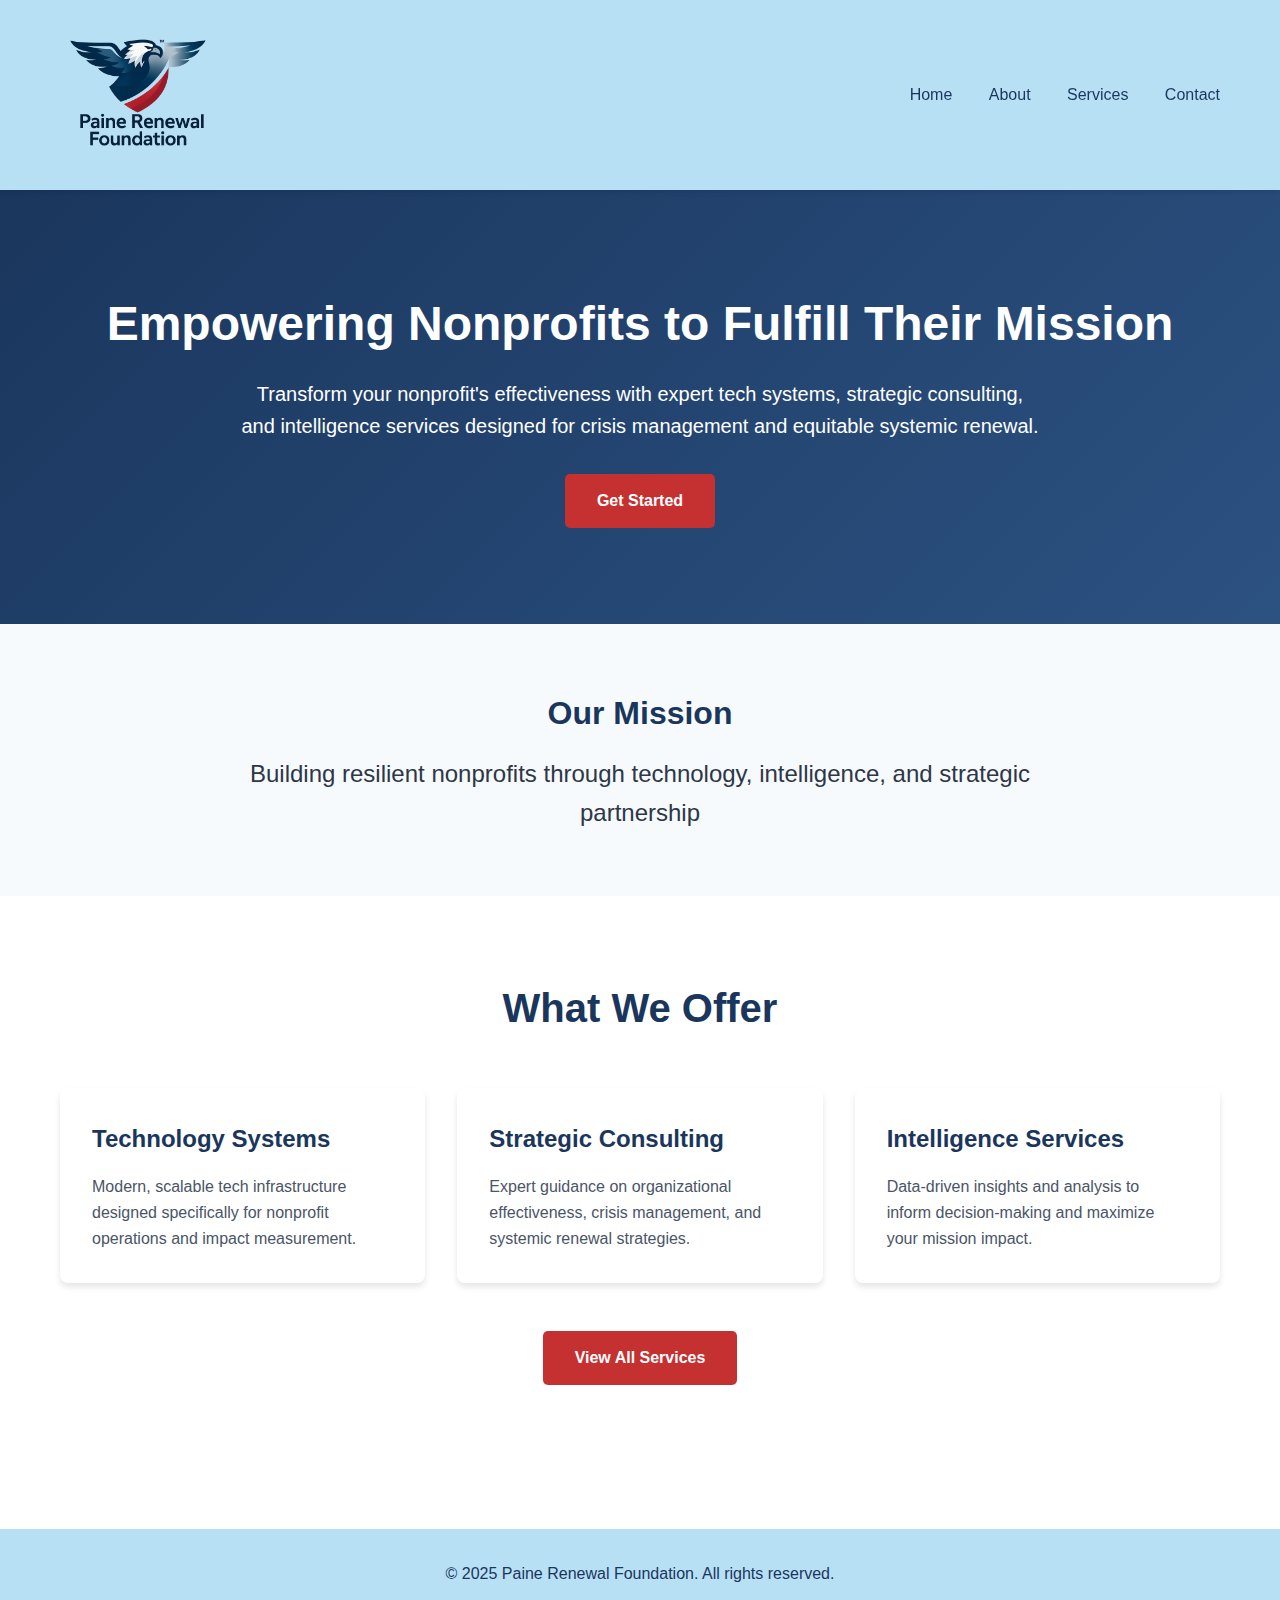
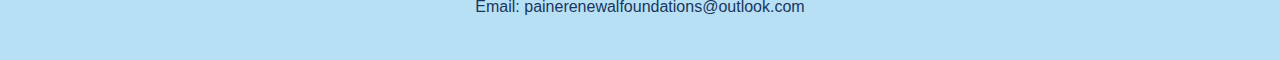
<file: index.html>
<!DOCTYPE html>
<html lang="en">
<head>
    <meta charset="UTF-8">
    <meta name="viewport" content="width=device-width, initial-scale=1.0">
    <title>Paine Renewal Foundation - Empowering Nonprofits</title>
    <link rel="stylesheet" href="style.css">
</head>
<body>
    <!-- Header/Navigation -->
    <header>
        <div class="container">
            <div class="logo">
                <img src="images/logo.png" alt="Paine Renewal Foundation">
            </div>
            <nav>
                <a href="index.html">Home</a>
                <a href="about.html">About</a>
                <a href="services.html">Services</a>
                <a href="contact.html">Contact</a>
            </nav>
        </div>
    </header>

    <!-- Hero Section -->
    <section class="hero">
        <div class="container">
            <h1>Empowering Nonprofits to Fulfill Their Mission</h1>
            <p>Transform your nonprofit's effectiveness with expert tech systems, strategic consulting, and intelligence services designed for crisis management and equitable systemic renewal.</p>
            <a href="contact.html" class="btn">Get Started</a>
        </div>
    </section>

    <!-- Mission Section -->
    <section class="mission">
        <div class="container">
            <h2>Our Mission</h2>
            <p class="mission-statement">Building resilient nonprofits through technology, intelligence, and strategic partnership</p>
        </div>
    </section>

    <!-- Services Preview -->
    <section class="services-preview">
        <div class="container">
            <h2>What We Offer</h2>
            <div class="services-grid">
                <div class="service-card">
                    <h3>Technology Systems</h3>
                    <p>Modern, scalable tech infrastructure designed specifically for nonprofit operations and impact measurement.</p>
                </div>
                <div class="service-card">
                    <h3>Strategic Consulting</h3>
                    <p>Expert guidance on organizational effectiveness, crisis management, and systemic renewal strategies.</p>
                </div>
                <div class="service-card">
                    <h3>Intelligence Services</h3>
                    <p>Data-driven insights and analysis to inform decision-making and maximize your mission impact.</p>
                </div>
            </div>
            <a href="services.html" class="btn">View All Services</a>
        </div>
    </section>

    <!-- Footer -->
    <footer>
        <div class="container">
            <p>&copy; 2025 Paine Renewal Foundation. All rights reserved.</p>
            <p>Email: <a href="mailto:painerenewalfoundations@outlook.com">painerenewalfoundations@outlook.com</a></p>
        </div>
    </footer>
</body>
</html>
</file>
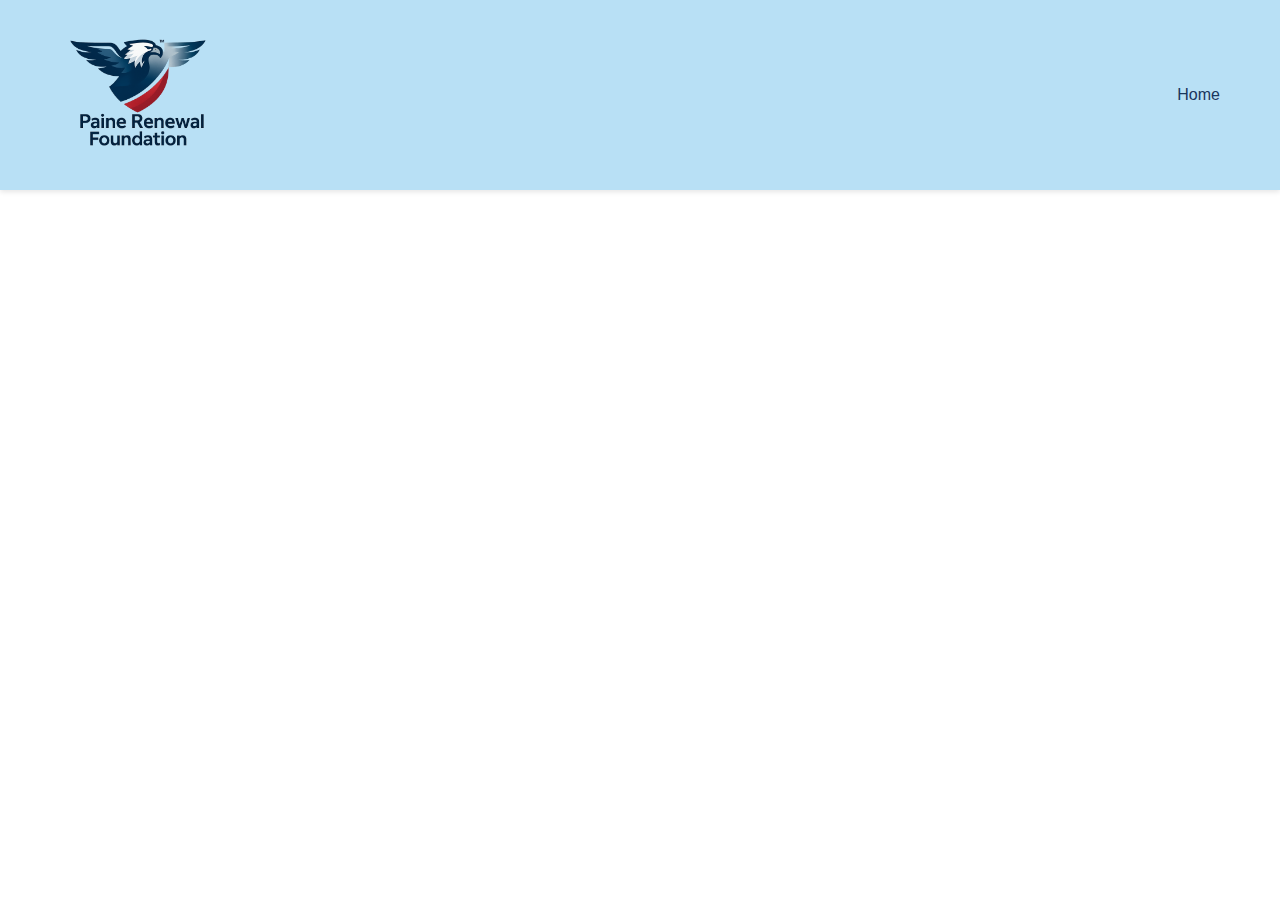
<file: about.html>
<!DOCTYPE html>
<html lang="en">
<head>
    <meta charset="UTF-8">
    <meta name="viewport" content="width=device-width, initial-scale=1.0">
    <title>About Us - Paine Renewal Foundation</title>
    <link rel="stylesheet" href="style.css">
</head>
<body>
    <!-- Header/Navigation -->
    <header>
        <div class="container">
            <div class="logo">
                <img src="images/logo.png" alt="Paine Renewal Foundation">
            </div>
            <nav>
                <a href="index.html">Home
</file>
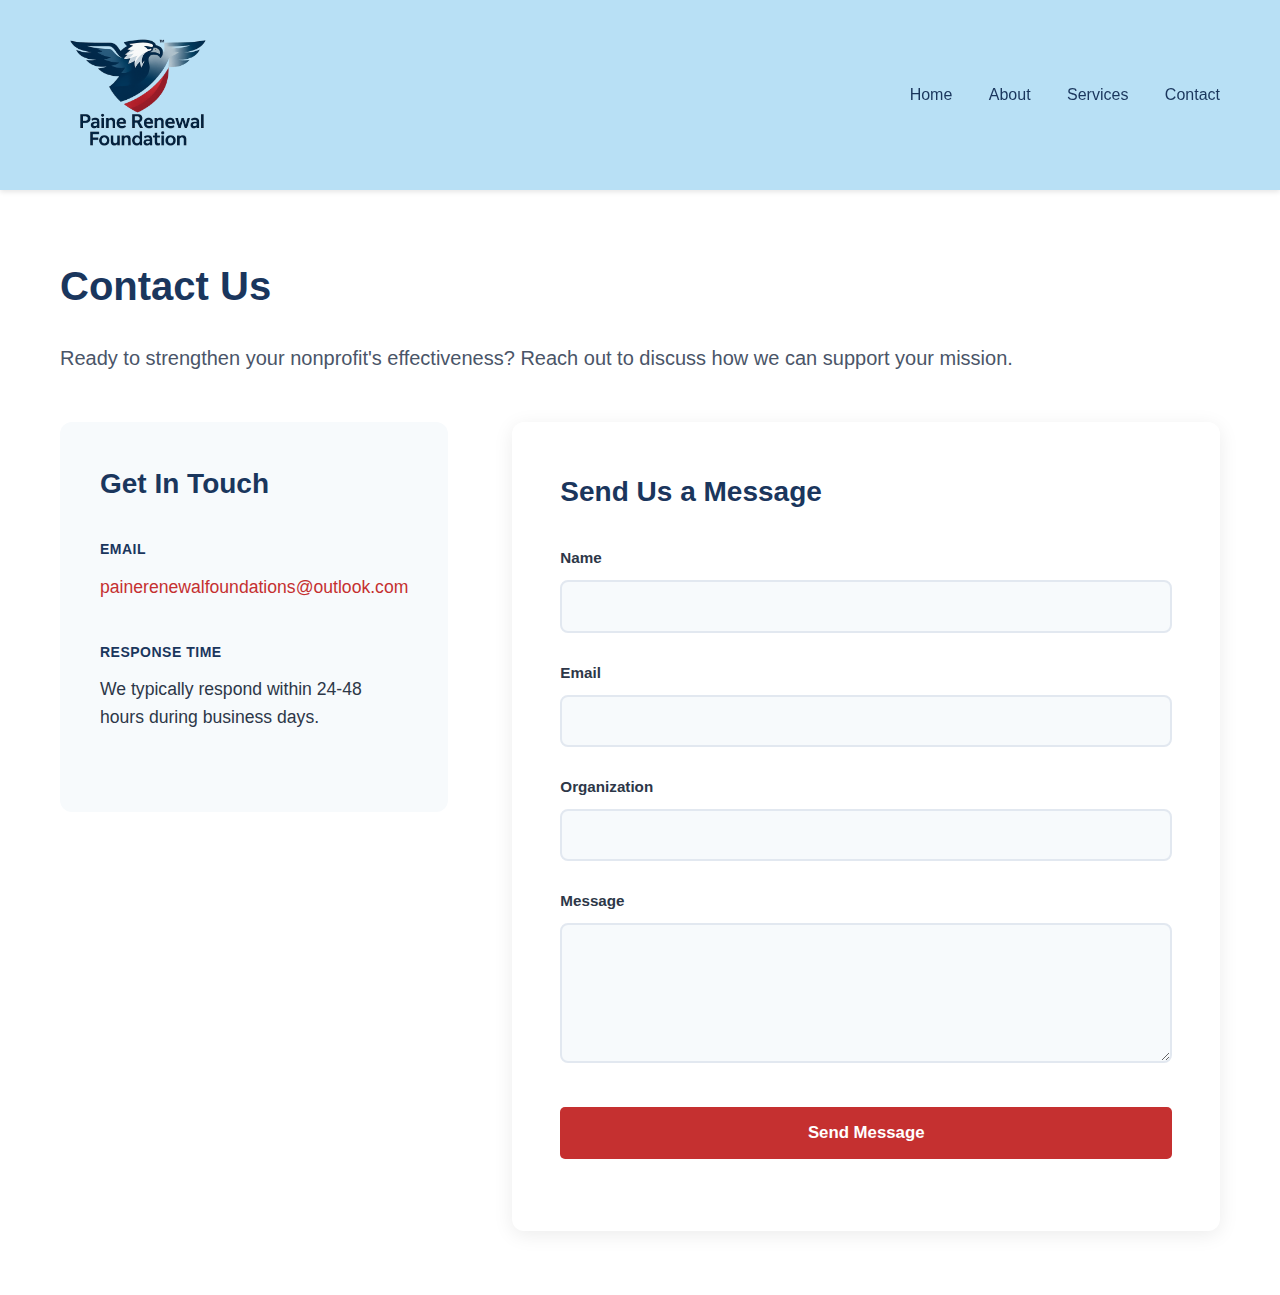
<file: contact.html>
<!DOCTYPE html>
<html lang="en">
<head>
    <meta charset="UTF-8">
    <meta name="viewport" content="width=device-width, initial-scale=1.0">
    <title>Contact Us - Paine Renewal Foundation</title>
    <link rel="stylesheet" href="style.css">
</head>
<body>
    <!-- Header/Navigation -->
    <header>
        <div class="container">
            <div class="logo">
                <img src="images/logo.png" alt="Paine Renewal Foundation">
            </div>
            <nav>
                <a href="index.html">Home</a>
                <a href="about.html">About</a>
                <a href="services.html">Services</a>
                <a href="contact.html">Contact</a>
            </nav>
        </div>
    </header>

    <!-- Contact Section -->
    <section class="page-content">
        <div class="container">
            <h1>Contact Us</h1>
            <p class="intro">Ready to strengthen your nonprofit's effectiveness? Reach out to discuss how we can support your mission.</p>

            <div class="contact-content">
                <div class="contact-info">
                    <h2>Get In Touch</h2>
                    <div class="contact-item">
                        <h3>Email</h3>
                        <p><a href="mailto:painerenewalfoundations@outlook.com">painerenewalfoundations@outlook.com</a></p>
                    </div>
                    
                    <div class="contact-item">
                        <h3>Response Time</h3>
                        <p>We typically respond within 24-48 hours during business days.</p>
                    </div>
                </div>

                <div class="contact-form">
                    <h2>Send Us a Message</h2>
                    <form action="https://formspree.io/f/YOUR_FORM_ID" method="POST">
                        <div class="form-group">
                            <label for="name">Name</label>
                            <input type="text" id="name" name="name" required>
                        </div>
                        
                        <div class="form-group">
                            <label for="email">Email</label>
                            <input type="email" id="email" name="email" required>
                        </div>
                        
                        <div class="form-group">
                            <label for="organization">Organization</label>
                            <input type="text" id="organization" name="organization">
                        </div>
                        
                        <div class="form-group">
                            <label for="message">Message</label>
                            <textarea id="message" name="message" rows="5" required></textarea>
                        </div>
                        
                        <button type="submit" class="btn">Send Message</button>
                    </form>
                    <p class="form-note">
</file>
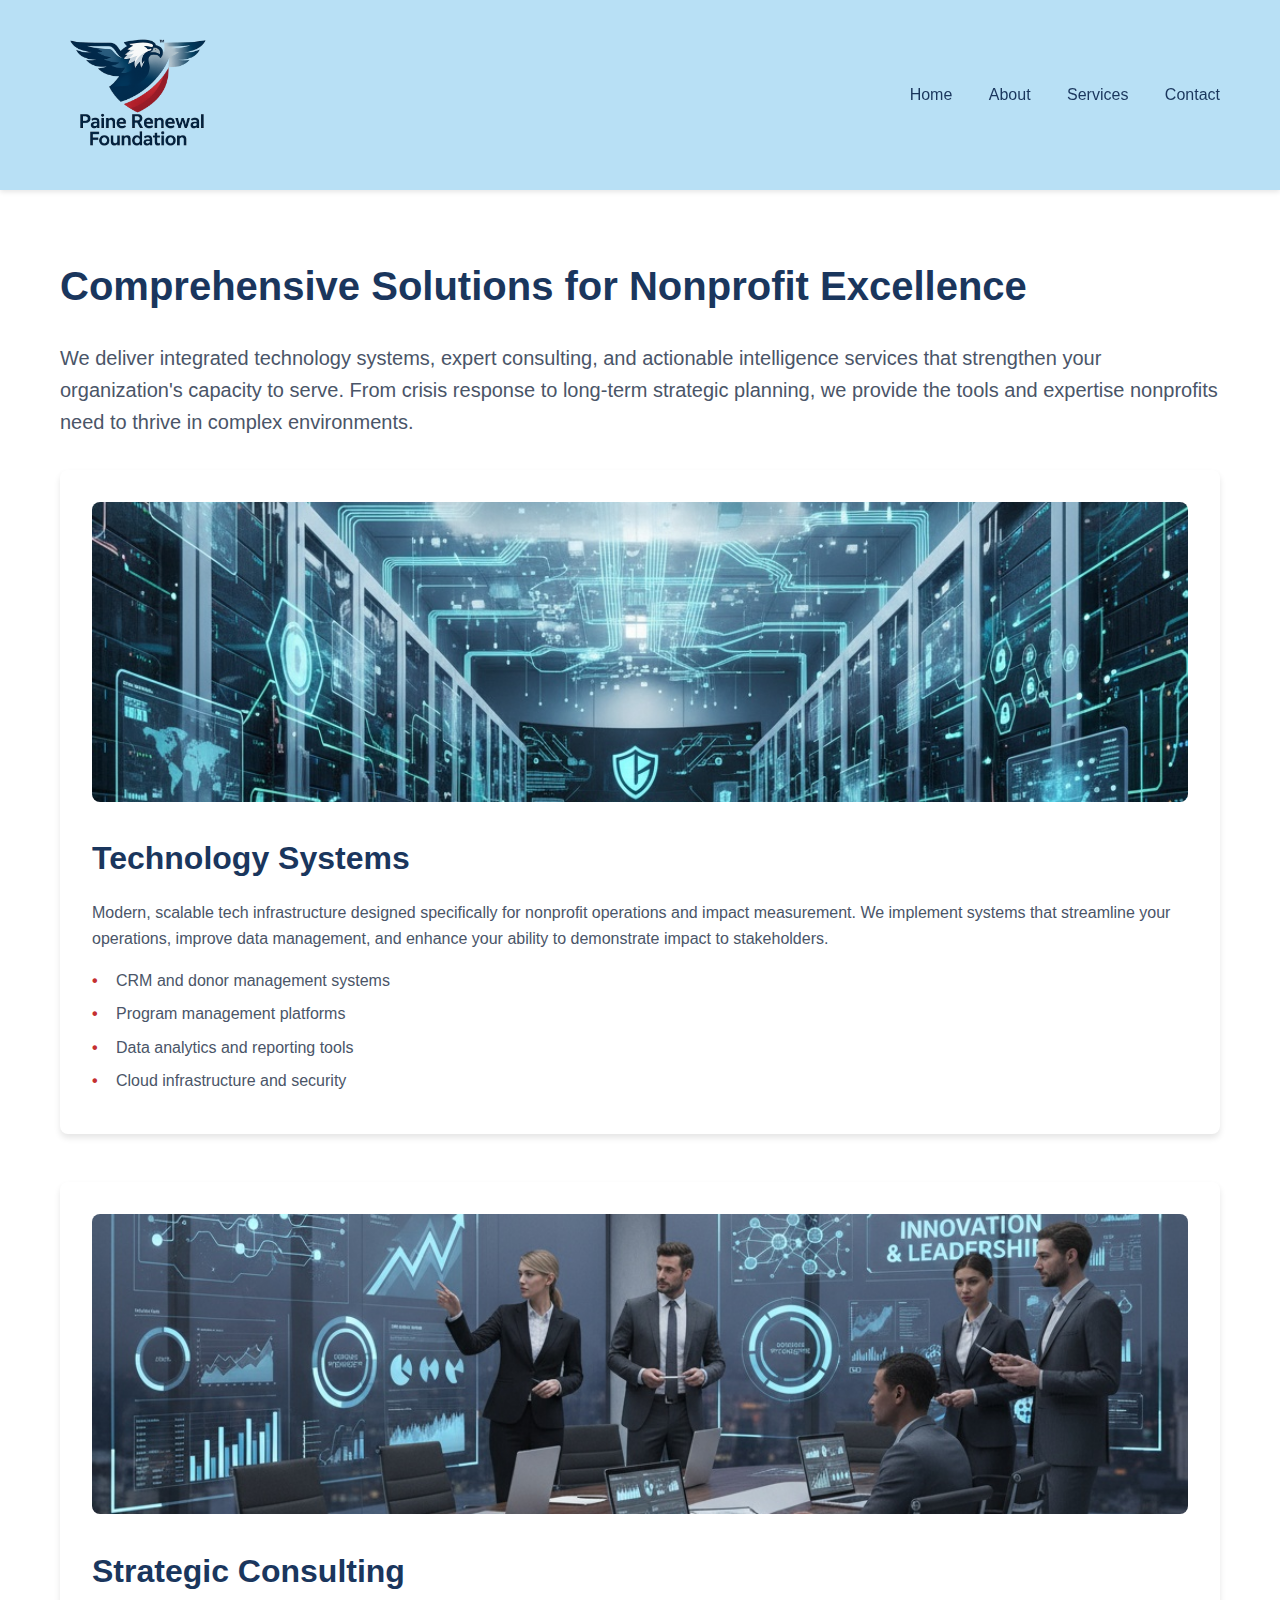
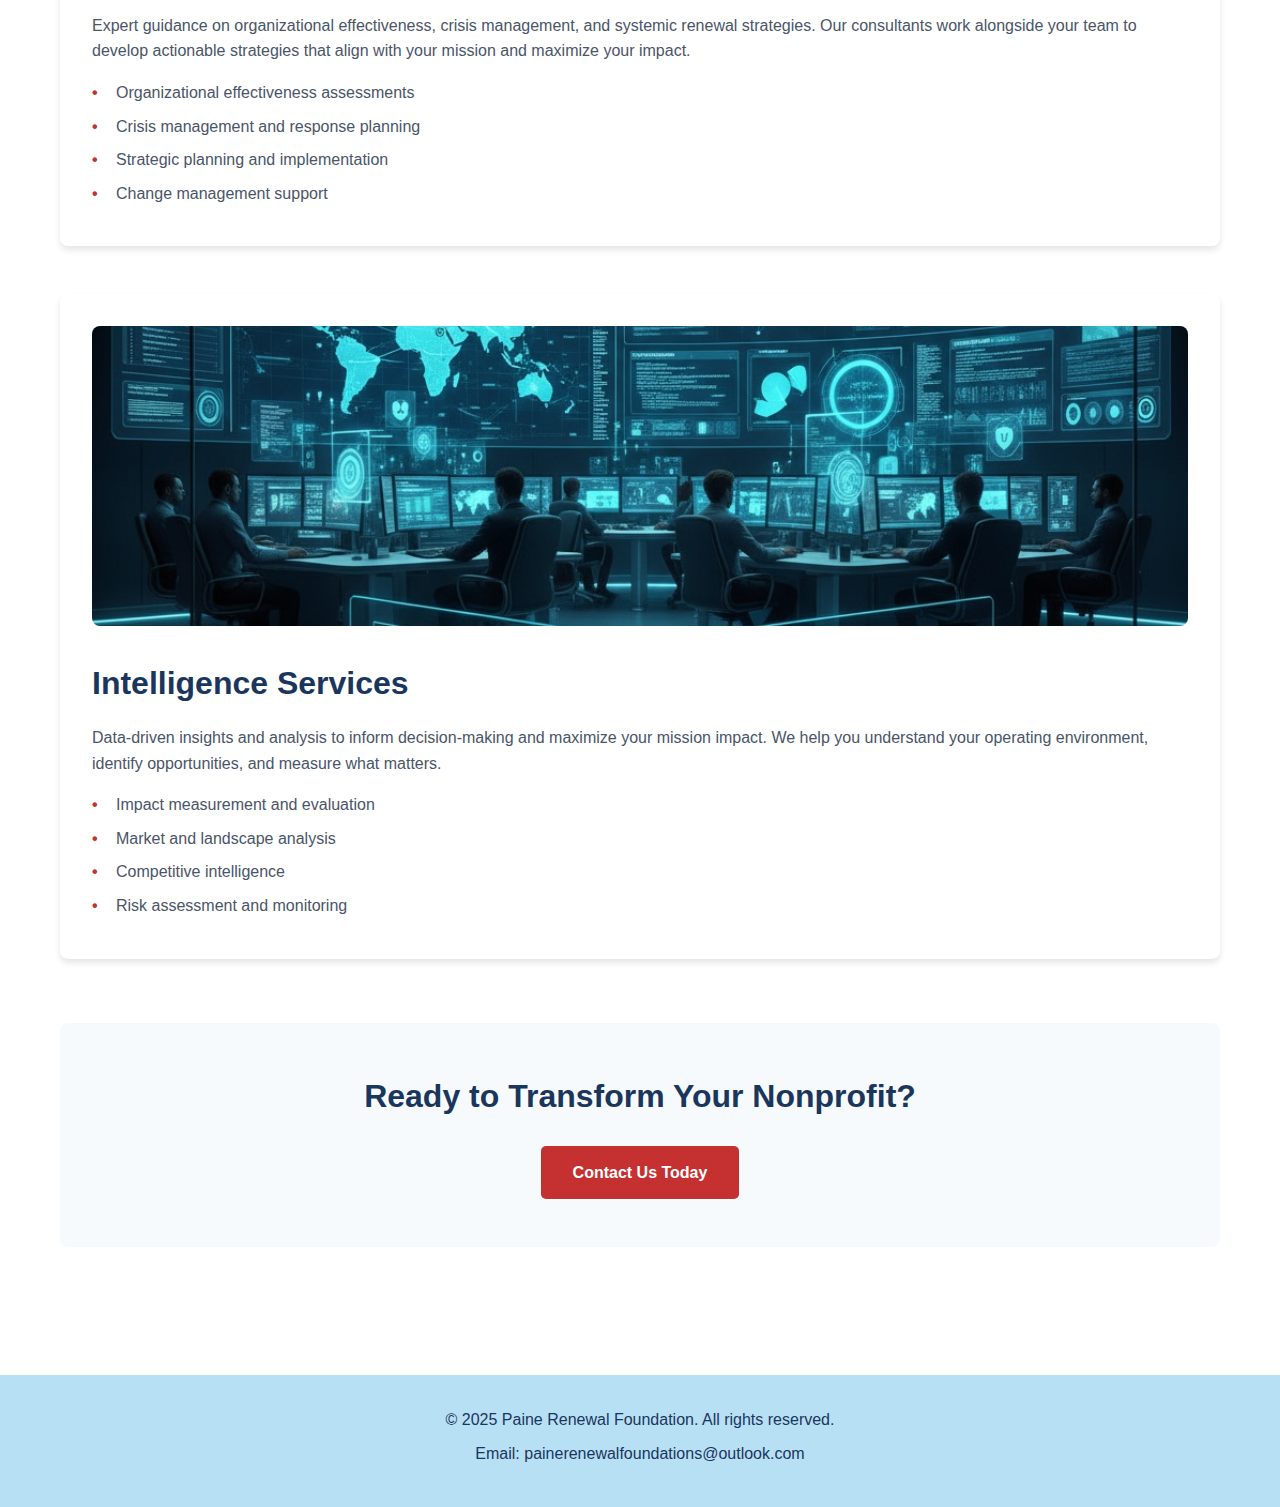
<file: services.html>
<!DOCTYPE html>
<html lang="en">
<head>
    <meta charset="UTF-8">
    <meta name="viewport" content="width=device-width, initial-scale=1.0">
    <title>Services - Paine Renewal Foundation</title>
    <link rel="stylesheet" href="style.css">
</head>
<body>
    <!-- Header/Navigation -->
    <header>
        <div class="container">
            <div class="logo">
                <img src="images/logo.png" alt="Paine Renewal Foundation">
            </div>
            <nav>
                <a href="index.html">Home</a>
                <a href="about.html">About</a>
                <a href="services.html">Services</a>
                <a href="contact.html">Contact</a>
            </nav>
        </div>
    </header>

    <!-- Services Section -->
    <section class="page-content">
        <div class="container">
            <h1>Comprehensive Solutions for Nonprofit Excellence</h1>
            <p class="intro">We deliver integrated technology systems, expert consulting, and actionable intelligence services that strengthen your organization's capacity to serve. From crisis response to long-term strategic planning, we provide the tools and expertise nonprofits need to thrive in complex environments.</p>

            <div class="services-detail">
                <div class="service-detail-card">
                    <img src="images/tech.png" alt="Technology Systems">
                    <h2>Technology Systems</h2>
                    <p>Modern, scalable tech infrastructure designed specifically for nonprofit operations and impact measurement. We implement systems that streamline your operations, improve data management, and enhance your ability to demonstrate impact to stakeholders.</p>
                    <ul>
                        <li>CRM and donor management systems</li>
                        <li>Program management platforms</li>
                        <li>Data analytics and reporting tools</li>
                        <li>Cloud infrastructure and security</li>
                    </ul>
                </div>

                <div class="service-detail-card">
                    <img src="images/consulting.png" alt="Strategic Consulting">
                    <h2>Strategic Consulting</h2>
                    <p>Expert guidance on organizational effectiveness, crisis management, and systemic renewal strategies. Our consultants work alongside your team to develop actionable strategies that align with your mission and maximize your impact.</p>
                    <ul>
                        <li>Organizational effectiveness assessments</li>
                        <li>Crisis management and response planning</li>
                        <li>Strategic planning and implementation</li>
                        <li>Change management support</li>
                    </ul>
                </div>

                <div class="service-detail-card">
                    <img src="images/intelligence.png" alt="Intelligence Services">
                    <h2>Intelligence Services</h2>
                    <p>Data-driven insights and analysis to inform decision-making and maximize your mission impact. We help you understand your operating environment, identify opportunities, and measure what matters.</p>
                    <ul>
                        <li>Impact measurement and evaluation</li>
                        <li>Market and landscape analysis</li>
                        <li>Competitive intelligence</li>
                        <li>Risk assessment and monitoring</li>
                    </ul>
                </div>
            </div>

            <div class="cta-section">
                <h2>Ready to Transform Your Nonprofit?</h2>
                <a href="contact.html" class="btn">Contact Us Today</a>
            </div>
        </div>
    </section>

    <!-- Footer -->
    <footer>
        <div class="container">
            <p>&copy; 2025 Paine Renewal Foundation. All rights reserved.</p>
            <p>Email: <a href="mailto:painerenewalfoundations@outlook.com">painerenewalfoundations@outlook.com</a></p>
        </div>
    </footer>
</body>
</html>
</file>
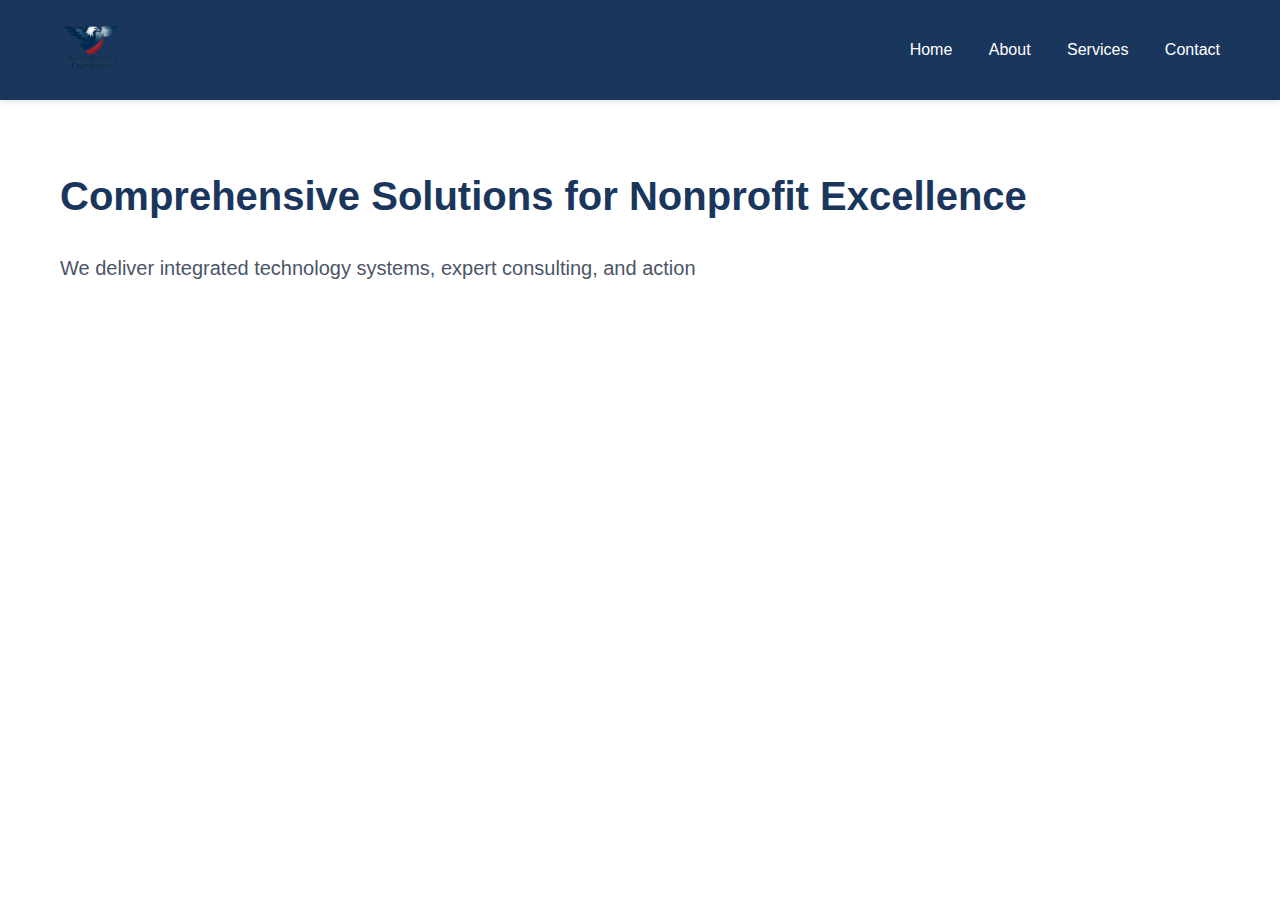
<file: paine-renewal-site/services.html>
<!DOCTYPE html>
<html lang="en">
<head>
    <meta charset="UTF-8">
    <meta name="viewport" content="width=device-width, initial-scale=1.0">
    <title>Services - Paine Renewal Foundation</title>
    <link rel="stylesheet" href="style.css">
</head>
<body>
    <!-- Header/Navigation -->
    <header>
        <div class="container">
            <div class="logo">
                <img src="images/logo.png" alt="Paine Renewal Foundation">
            </div>
            <nav>
                <a href="index.html">Home</a>
                <a href="about.html">About</a>
                <a href="services.html">Services</a>
                <a href="contact.html">Contact</a>
            </nav>
        </div>
    </header>

    <!-- Services Section -->
    <section class="page-content">
        <div class="container">
            <h1>Comprehensive Solutions for Nonprofit Excellence</h1>
            <p class="intro">We deliver integrated technology systems, expert consulting, and action
</file>
<file: style.css>
/* Reset and Base Styles */
* {
    margin: 0;
    padding: 0;
    box-sizing: border-box;
}

body {
    font-family: -apple-system, BlinkMacSystemFont, 'Segoe UI', Roboto, Oxygen, Ubuntu, Cantarell, sans-serif;
    line-height: 1.6;
    color: #333;
}

.container {
    max-width: 1200px;
    margin: 0 auto;
    padding: 0 20px;
}

/* Header */
header {
    background: #b8e0f5;
    color: #1a365d;
    padding: 1rem 0;
    position: sticky;
    top: 0;
    z-index: 100;
    box-shadow: 0 2px 5px rgba(0,0,0,0.1);
}

header .container {
    display: flex;
    justify-content: space-between;
    align-items: center;
}

.logo img {
    height: 150px;
    width: auto;
}

nav a {
    color:  #1a365d;
    text-decoration: none;
    margin-left: 2rem;
    font-weight: 500;
    transition: color 0.3s;
}

nav a:hover {
    color: #cbd5e0;
}

/* Hero Section */
.hero {
    background: linear-gradient(135deg, #1a365d 0%, #2c5282 100%);
    color: white;
    padding: 6rem 0;
    text-align: center;
}

.hero h1 {
    font-size: 3rem;
    margin-bottom: 1rem;
    font-weight: 700;
}

.hero p {
    font-size: 1.25rem;
    margin-bottom: 2rem;
    max-width: 800px;
    margin-left: auto;
    margin-right: auto;
}

/* Buttons */
.btn {
    display: inline-block;
    background: #c53030;
    color: white;
    padding: 0.875rem 2rem;
    text-decoration: none;
    border-radius: 5px;
    font-weight: 600;
    transition: background 0.3s;
    border: none;
    cursor: pointer;
    font-size: 1rem;
}

.btn:hover {
    background: #9b2c2c;
}

/* Mission Section */
.mission {
    padding: 4rem 0;
    background: #f7fafc;
    text-align: center;
}

.mission h2 {
    font-size: 2rem;
    margin-bottom: 1rem;
    color: #1a365d;
}

.mission-statement {
    font-size: 1.5rem;
    font-weight: 500;
    color: #2d3748;
    max-width: 900px;
    margin: 0 auto;
}

/* Services Preview */
.services-preview {
    padding: 5rem 0;
}

.services-preview h2 {
    text-align: center;
    font-size: 2.5rem;
    margin-bottom: 3rem;
    color: #1a365d;
}

.services-grid {
    display: grid;
    grid-template-columns: repeat(auto-fit, minmax(300px, 1fr));
    gap: 2rem;
    margin-bottom: 3rem;
}

.service-card {
    background: white;
    padding: 2rem;
    border-radius: 8px;
    box-shadow: 0 4px 6px rgba(0,0,0,0.1);
    transition: transform 0.3s, box-shadow 0.3s;
}

.service-card:hover {
    transform: translateY(-5px);
    box-shadow: 0 8px 12px rgba(0,0,0,0.15);
}

.service-card h3 {
    font-size: 1.5rem;
    margin-bottom: 1rem;
    color: #1a365d;
}

.service-card p {
    color: #4a5568;
}

.services-preview .btn {
    display: block;
    width: fit-content;
    margin: 0 auto;
}

/* Page Content (for About, Services, Contact pages) */
.page-content {
    padding: 4rem 0;
    min-height: 60vh;
}

.page-content h1 {
    font-size: 2.5rem;
    margin-bottom: 1.5rem;
    color: #1a365d;
}

.intro {
    font-size: 1.25rem;
    margin-bottom: 2rem;
    color: #4a5568;
}

/* About Page */
.about-content {
    display: grid;
    grid-template-columns: 1fr 1fr;
    gap: 3rem;
    margin-top: 2rem;
}

.about-image {
    width: 100%;
    height: auto;
    border-radius: 8px;
    box-shadow: 0 4px 6px rgba(0,0,0,0.1);
}

.about-text h2 {
    font-size: 2rem;
    margin-bottom: 1rem;
    color: #1a365d;
}

.about-text h3 {
    font-size: 1.5rem;
    margin-top: 2rem;
    margin-bottom: 1rem;
    color: #1a365d;
}

.about-text p {
    margin-bottom: 1rem;
    color: #4a5568;
}

.about-text ul {
    list-style: none;
    padding: 0;
}

.about-text ul li {
    margin-bottom: 1rem;
    padding-left: 1.5rem;
    position: relative;
    color: #4a5568;
}

.about-text ul li:before {
    content: "✓";
    position: absolute;
    left: 0;
    color: #c53030;
    font-weight: bold;
}

/* Services Detail Page */
.services-detail {
    display: flex;
    flex-direction: column;
    gap: 3rem;
    margin-top: 2rem;
}

.service-detail-card {
    background: white;
    padding: 2rem;
    border-radius: 8px;
    box-shadow: 0 4px 6px rgba(0,0,0,0.1);
}

.service-detail-card img {
    width: 100%;
    height: 300px;
    object-fit: cover;
    border-radius: 8px;
    margin-bottom: 1.5rem;
}

.service-detail-card h2 {
    font-size: 2rem;
    margin-bottom: 1rem;
    color: #1a365d;
}

.service-detail-card p {
    margin-bottom: 1rem;
    color: #4a5568;
}

.service-detail-card ul {
    list-style: none;
    padding: 0;
}

.service-detail-card ul li {
    margin-bottom: 0.5rem;
    padding-left: 1.5rem;
    position: relative;
    color: #4a5568;
}

.service-detail-card ul li:before {
    content: "•";
    position: absolute;
    left: 0;
    color: #c53030;
    font-weight: bold;
}

.cta-section {
    text-align: center;
    margin-top: 4rem;
    padding: 3rem;
    background: #f7fafc;
    border-radius: 8px;
}

.cta-section h2 {
    font-size: 2rem;
    margin-bottom: 1.5rem;
    color: #1a365d;
}

/* Contact Page - Modern Design */
.contact-content {
    display: grid;
    grid-template-columns: 1fr 2fr;
    gap: 4rem;
    margin-top: 3rem;
}

.contact-info {
    background: #f7fafc;
    padding: 2.5rem;
    border-radius: 12px;
    height: fit-content;
}

.contact-info h2 {
    font-size: 1.75rem;
    margin-bottom: 2rem;
    color: #1a365d;
}

.contact-item {
    margin-bottom: 2.5rem;
}

.contact-item h3 {
    font-size: 1.1rem;
    margin-bottom: 0.75rem;
    color: #1a365d;
    font-weight: 600;
    text-transform: uppercase;
    letter-spacing: 0.5px;
    font-size: 0.875rem;
}

.contact-item p {
    color: #2d3748;
    font-size: 1.1rem;
}

.contact-item a {
    color: #c53030;
    text-decoration: none;
    font-weight: 500;
    transition: color 0.3s;
}

.contact-item a:hover {
    color: #9b2c2c;
}

/* Contact Form - Modern Sleek Design */
.contact-form {
    background: white;
    padding: 3rem;
    border-radius: 12px;
    box-shadow: 0 4px 20px rgba(0,0,0,0.08);
}

.contact-form h2 {
    font-size: 1.75rem;
    margin-bottom: 2rem;
    color: #1a365d;
}

.form-group {
    margin-bottom: 1.75rem;
}

.form-group label {
    display: block;
    margin-bottom: 0.6rem;
    font-weight: 600;
    color: #2d3748;
    font-size: 0.95rem;
}

.form-group input,
.form-group textarea {
    width: 100%;
    padding: 0.95rem 1.1rem;
    border: 2px solid #e2e8f0;
    border-radius: 8px;
    font-family: inherit;
    font-size: 1rem;
    transition: all 0.3s;
    background: #f7fafc;
}

.form-group input:focus,
.form-group textarea:focus {
    outline: none;
    border-color: #1a365d;
    background: white;
    box-shadow: 0 0 0 3px rgba(26, 54, 93, 0.1);
}

.form-group textarea {
    resize: vertical;
    min-height: 140px;
}

.contact-form .btn {
    width: 100%;
    padding: 1rem 2rem;
    font-size: 1.05rem;
    margin-top: 0.5rem;
}

.form-note {
    margin-top: 1.5rem;
    font-size: 0.875rem;
    color: #718096;
    text-align: center;
    font-style: italic;
}

/* Footer */
footer {
    background: #b8e0f5;
    color: #1a365d;
    padding: 2rem 0;
    text-align: center;
    margin-top: 4rem;
}

footer p {
    margin-bottom: 0.5rem;
}

footer a {
    color: #1a365d;
    text-decoration: none;
}

footer a:hover {
    text-decoration: underline;
}

/* Responsive Design */
@media (max-width: 768px) {
    .hero h1 {
        font-size: 2rem;
    }
    
    .hero p {
        font-size: 1rem;
    }
    
    nav a {
        margin-left: 1rem;
        font-size: 0.9rem;
    }
    
    .services-grid {
        grid-template-columns: 1fr;
    }
    
    .about-content,
    .contact-content {
        grid-template-columns: 1fr;
    }
    
    .logo img {
        height: 120px;
    }
    
    .contact-form {
        padding: 2rem;
    }
    
    .contact-info {
        padding: 2rem;
    }
}
</file>
<file: paine-renewal-site/style.css>
/* Reset and Base Styles */
* {
    margin: 0;
    padding: 0;
    box-sizing: border-box;
}

body {
    font-family: -apple-system, BlinkMacSystemFont, 'Segoe UI', Roboto, Oxygen, Ubuntu, Cantarell, sans-serif;
    line-height: 1.6;
    color: #333;
}

.container {
    max-width: 1200px;
    margin: 0 auto;
    padding: 0 20px;
}

/* Header */
header {
    background: #1a365d;
    color: white;
    padding: 1rem 0;
    position: sticky;
    top: 0;
    z-index: 100;
    box-shadow: 0 2px 5px rgba(0,0,0,0.1);
}

header .container {
    display: flex;
    justify-content: space-between;
    align-items: center;
}

.logo img {
    height: 60px;
    width: auto;
}

nav a {
    color: white;
    text-decoration: none;
    margin-left: 2rem;
    font-weight: 500;
    transition: color 0.3s;
}

nav a:hover {
    color: #cbd5e0;
}

/* Hero Section */
.hero {
    background: linear-gradient(135deg, #1a365d 0%, #2c5282 100%);
    color: white;
    padding: 6rem 0;
    text-align: center;
}

.hero h1 {
    font-size: 3rem;
    margin-bottom: 1rem;
    font-weight: 700;
}

.hero p {
    font-size: 1.25rem;
    margin-bottom: 2rem;
    max-width: 800px;
    margin-left: auto;
    margin-right: auto;
}

/* Buttons */
.btn {
    display: inline-block;
    background: #c53030;
    color: white;
    padding: 0.875rem 2rem;
    text-decoration: none;
    border-radius: 5px;
    font-weight: 600;
    transition: background 0.3s;
    border: none;
    cursor: pointer;
}

.btn:hover {
    background: #9b2c2c;
}

/* Mission Section */
.mission {
    padding: 4rem 0;
    background: #f7fafc;
    text-align: center;
}

.mission h2 {
    font-size: 2rem;
    margin-bottom: 1rem;
    color: #1a365d;
}

.mission-statement {
    font-size: 1.5rem;
    font-weight: 500;
    color: #2d3748;
    max-width: 900px;
    margin: 0 auto;
}

/* Services Preview */
.services-preview {
    padding: 5rem 0;
}

.services-preview h2 {
    text-align: center;
    font-size: 2.5rem;
    margin-bottom: 3rem;
    color: #1a365d;
}

.services-grid {
    display: grid;
    grid-template-columns: repeat(auto-fit, minmax(300px, 1fr));
    gap: 2rem;
    margin-bottom: 3rem;
}

.service-card {
    background: white;
    padding: 2rem;
    border-radius: 8px;
    box-shadow: 0 4px 6px rgba(0,0,0,0.1);
    transition: transform 0.3s, box-shadow 0.3s;
}

.service-card:hover {
    transform: translateY(-5px);
    box-shadow: 0 8px 12px rgba(0,0,0,0.15);
}

.service-card h3 {
    font-size: 1.5rem;
    margin-bottom: 1rem;
    color: #1a365d;
}

.service-card p {
    color: #4a5568;
}

.services-preview .btn {
    display: block;
    width: fit-content;
    margin: 0 auto;
}

/* Page Content (for About, Services, Contact pages) */
.page-content {
    padding: 4rem 0;
    min-height: 60vh;
}

.page-content h1 {
    font-size: 2.5rem;
    margin-bottom: 1.5rem;
    color: #1a365d;
}

.intro {
    font-size: 1.25rem;
    margin-bottom: 2rem;
    color: #4a5568;
}

/* About Page */
.about-content {
    display: grid;
    grid-template-columns: 1fr 1fr;
    gap: 3rem;
    margin-top: 2rem;
}

.about-image {
    width: 100%;
    height: auto;
    border-radius: 8px;
    box-shadow: 0 4px 6px rgba(0,0,0,0.1);
}

.about-text h2 {
    font-size: 2rem;
    margin-bottom: 1rem;
    color: #1a365d;
}

.about-text h3 {
    font-size: 1.5rem;
    margin-top: 2rem;
    margin-bottom: 1rem;
    color: #1a365d;
}

.about-text p {
    margin-bottom: 1rem;
    color: #4a5568;
}

.about-text ul {
    list-style: none;
    padding: 0;
}

.about-text ul li {
    margin-bottom: 1rem;
    padding-left: 1.5rem;
    position: relative;
    color: #4a5568;
}

.about-text ul li:before {
    content: "✓";
    position: absolute;
    left: 0;
    color: #c53030;
    font-weight: bold;
}

/* Services Detail Page */
.services-detail {
    display: flex;
    flex-direction: column;
    gap: 3rem;
    margin-top: 2rem;
}

.service-detail-card {
    background: white;
    padding: 2rem;
    border-radius: 8px;
    box-shadow: 0 4px 6px rgba(0,0,0,0.1);
}

.service-detail-card img {
    width: 100%;
    height: 300px;
    object-fit: cover;
    border-radius: 8px;
    margin-bottom: 1.5rem;
}

.service-detail-card h2 {
    font-size: 2rem;
    margin-bottom: 1rem;
    color: #1a365d;
}

.service-detail-card p {
    margin-bottom: 1rem;
    color: #4a5568;
}

.service-detail-card ul {
    list-style: none;
    padding: 0;
}

.service-detail-card ul li {
    margin-bottom: 0.5rem;
    padding-left: 1.5rem;
    position: relative;
    color: #4a5568;
}

.service-detail-card ul li:before {
    content: "•";
    position: absolute;
    left: 0;
    color: #c53030;
    font-weight: bold;
}

.cta-section {
    text-align: center;
    margin-top: 4rem;
    padding: 3rem;
    background: #f7fafc;
    border-radius: 8px;
}

.cta-section h2 {
    font-size: 2rem;
    margin-bottom: 1.5rem;
    color: #1a365d;
}

/* Contact Page */
.contact-content {
    display: grid;
    grid-template-columns: 1fr 1fr;
    gap: 3rem;
    margin-top: 2rem;
}

.contact-info h2,
.contact-form h2 {
    font-size: 1.75rem;
    margin-bottom: 1.5rem;
    color: #1a365d;
}

.contact-item {
    margin-bottom: 2rem;
}

.contact-item h3 {
    font-size: 1.25rem;
    margin-bottom: 0.5rem;
    color: #2d3748;
}

.contact-item p {
    color: #4a5568;
}

.contact-item a {
    color: #c53030;
    text-decoration: none;
}

.contact-item a:hover {
    text-decoration: underline;
}

/* Contact Form */
.form-group {
    margin-bottom: 1.5rem;
}

.form-group label {
    display: block;
    margin-bottom: 0.5rem;
    font-weight: 500;
    color: #2d3748;
}

.form-group input,
.form-group textarea {
    width: 100%;
    padding: 0.75rem;
    border: 1px solid #cbd5e0;
    border-radius: 5px;
    font-family: inherit;
    font-size: 1rem;
}

.form-group input:focus,
.form-group textarea:focus {
    outline: none;
    border-color: #1a365d;
}

.form-note {
    margin-top: 1rem;
    font-size: 0.875rem;
    color: #718096;
}

/* Footer */
footer {
    background: #1a365d;
    color: white;
    padding: 2rem 0;
    text-align: center;
}

footer p {
    margin-bottom: 0.5rem;
}

footer a {
    color: white;
    text-decoration: none;
}

footer a:hover {
    text-decoration: underline;
}

/* Responsive Design */
@media (max-width: 768px) {
    .hero h1 {
        font-size: 2rem;
    }
    
    .hero p {
        font-size: 1rem;
    }
    
    nav a {
        margin-left: 1rem;
        font-size: 0.9rem;
    }
    
    .services-grid {
        grid-template-columns: 1fr;
    }
    
    .about-content,
    .contact-content {
        grid-template-columns: 1fr;
    }
    
    .logo img {
        height: 40px;
    }
}
</file>
